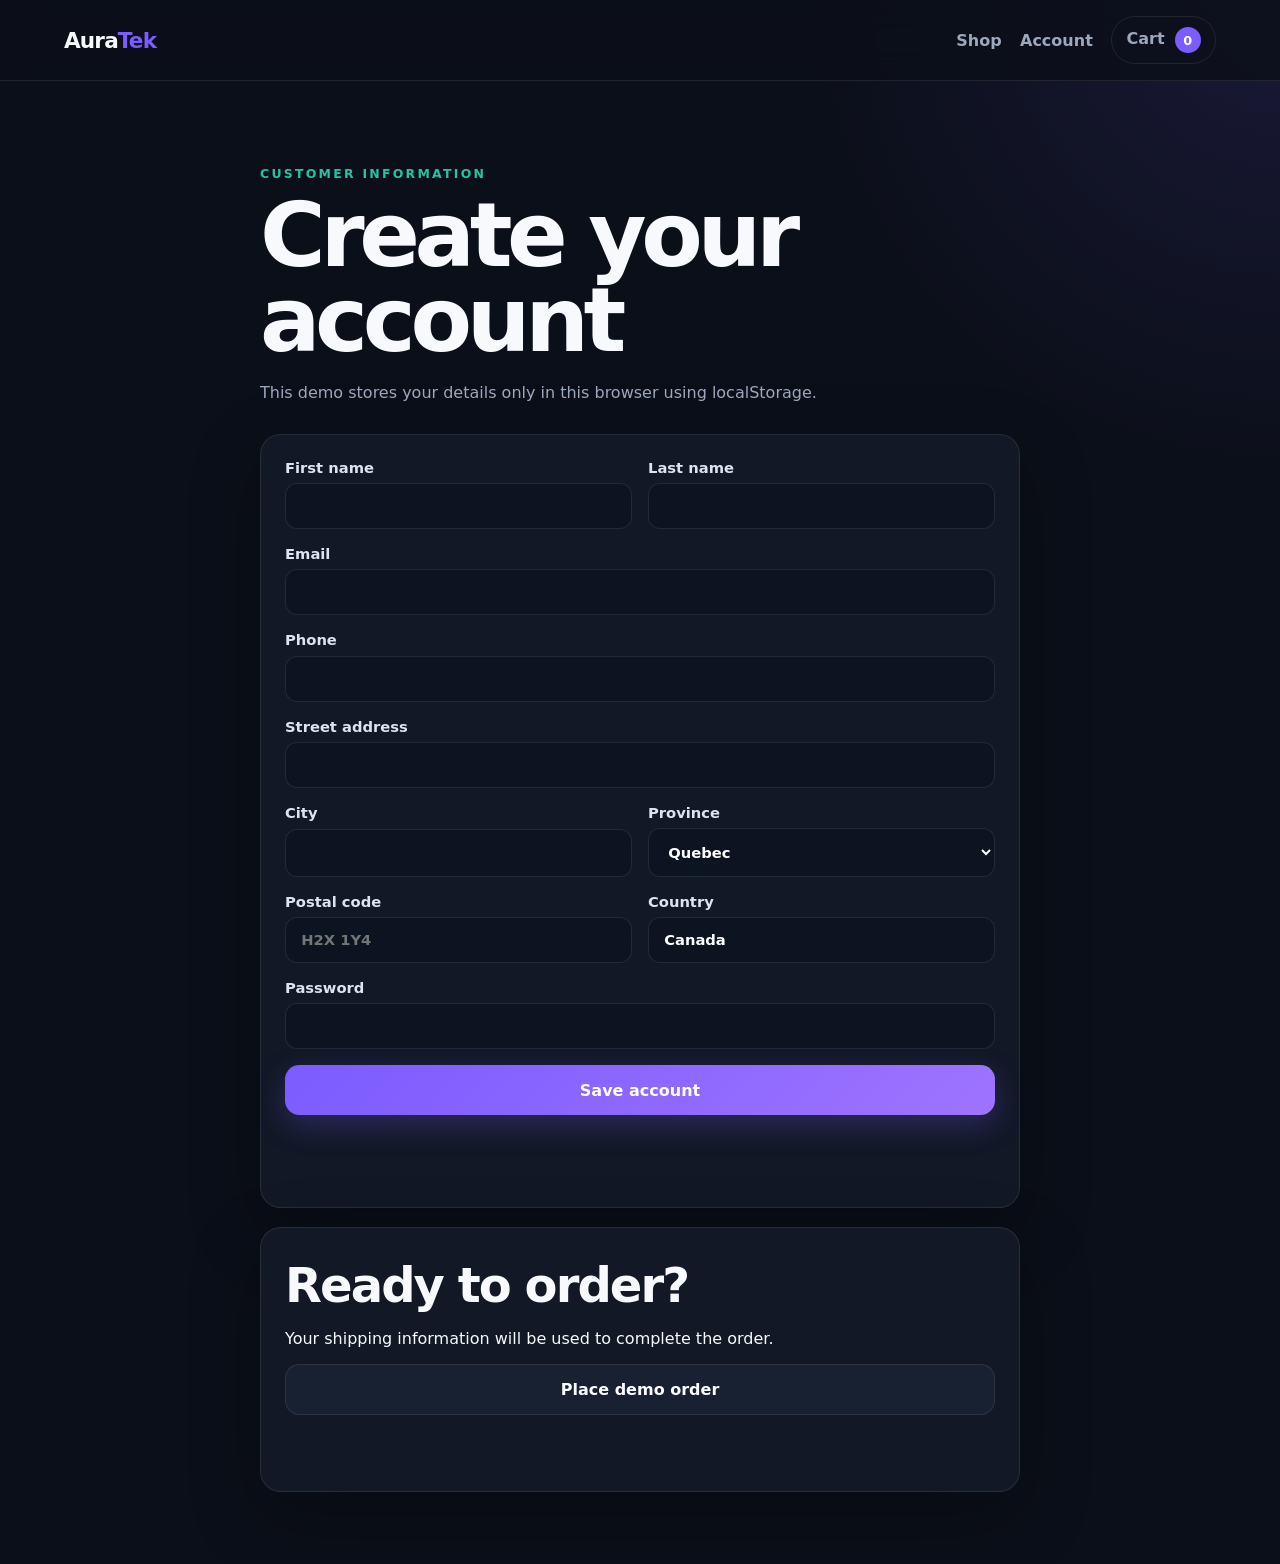
<file: account.html>
<!DOCTYPE html>
<html lang="en">
<head>
  <meta charset="UTF-8">
  <meta name="viewport" content="width=device-width, initial-scale=1.0">
  <title>Account | AuraTek</title>
  <link rel="stylesheet" href="css/style.css">
</head>
<body>
  <header class="site-header">
   <a class="logo" href="index.html">Aura<span>Tek</span></a>
    <nav>
      <a href="index.html">Shop</a>
      <a href="account.html">Account</a>
      <a class="cart-link" href="cart.html">Cart <span id="cart-count">0</span></a>
    </nav>
  </header>

  <main class="section narrow">
    <p class="eyebrow">Customer information</p>
    <h1>Create your account</h1>
    <p class="muted">This demo stores your details only in this browser using localStorage.</p>

    <form id="account-form" class="form-card">
      <div class="form-grid">
        <label>First name
          <input id="firstName" required autocomplete="given-name">
        </label>
        <label>Last name
          <input id="lastName" required autocomplete="family-name">
        </label>
      </div>

      <label>Email
        <input id="email" type="email" required autocomplete="email">
      </label>

      <label>Phone
        <input id="phone" type="tel" autocomplete="tel">
      </label>

      <label>Street address
        <input id="address" required autocomplete="street-address">
      </label>

      <div class="form-grid">
        <label>City
          <input id="city" required autocomplete="address-level2">
        </label>
        <label>Province
          <select id="province" required>
            <option value="QC">Quebec</option>
          </select>
        </label>
      </div>

      <div class="form-grid">
        <label>Postal code
          <input id="postalCode" required autocomplete="postal-code" placeholder="H2X 1Y4">
        </label>
        <label>Country
          <input id="country" value="Canada" required>
        </label>
      </div>

      <label>Password
        <input id="password" type="password" required minlength="6" autocomplete="new-password">
      </label>

      <button class="btn full" type="submit">Save account</button>
      <p id="account-message" class="success-message"></p>
    </form>

    <section class="checkout-box">
      <h2>Ready to order?</h2>
      <p>Your shipping information will be used to complete the order.</p>
      <button class="btn secondary full" id="place-order">Place demo order</button>
      <p id="order-message" class="success-message"></p>
    </section>
  </main>

  <script src="js/products.js"></script>
  <script src="js/main.js"></script>
</body>
</html>
</file>
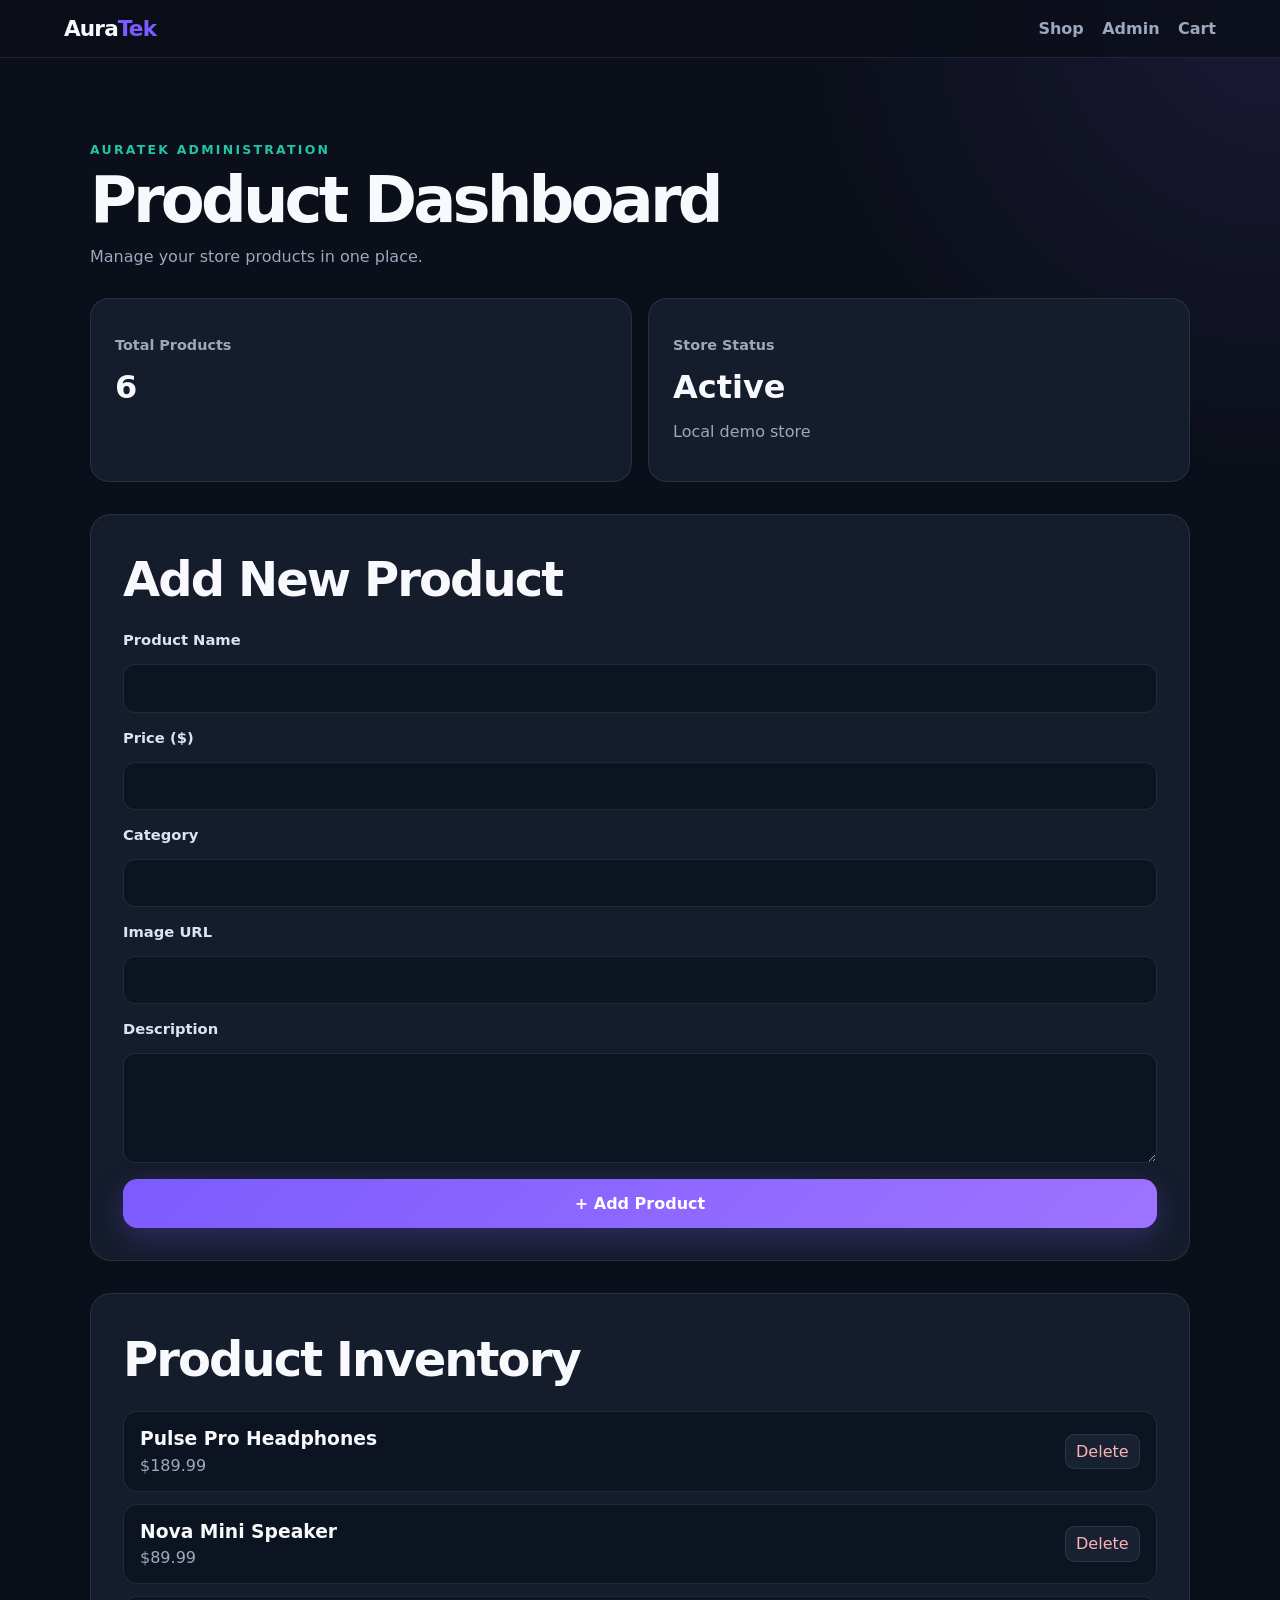
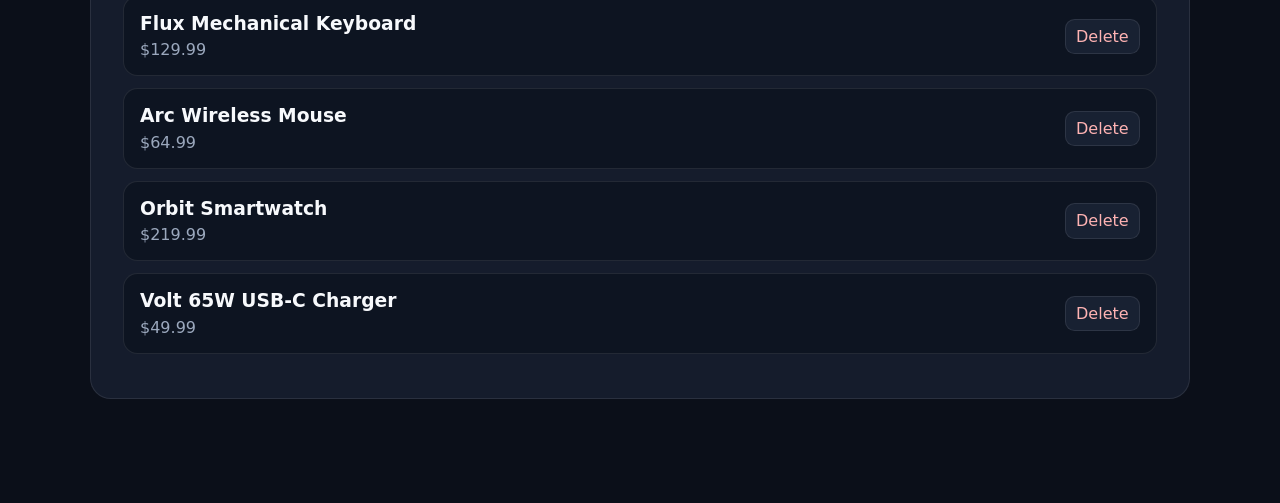
<file: admin.html>
<!DOCTYPE html>
<html lang="en">
<head>
    <meta charset="UTF-8">
    <meta name="viewport" content="width=device-width, initial-scale=1.0">

    <title>Admin Panel | AuraTek</title>
    <link rel="stylesheet" href="css/style.css">
</head>

<body>

    <header class="site-header">
        <a class="logo" href="index.html">
            Aura<span>Tek</span>
        </a>

        <nav>
            <a href="index.html">Shop</a>
            <a href="admin.html">Admin</a>
            <a href="cart.html">Cart</a>
        </nav>
    </header>

    <main class="section admin-page">

        <div class="admin-header">
            <p class="eyebrow">AuraTek Administration</p>
            <h1>Product Dashboard</h1>
            <p class="muted">
                Manage your store products in one place.
            </p>
        </div>

        <div class="admin-dashboard">
            <div class="admin-stat">
                <h3>Total Products</h3>
                <strong id="total-products">0</strong>
            </div>

            <div class="admin-stat">
                <h3>Store Status</h3>
                <strong>Active</strong>
                <p class="muted">Local demo store</p>
            </div>
        </div>

        <section class="admin-panel">
            <h2>Add New Product</h2>

            <form id="product-form" class="admin-form">

                <label for="product-name">Product Name</label>
                <input type="text" id="product-name" required>

                <label for="product-price">Price ($)</label>
                <input type="number" id="product-price"
                       min="0" step="0.01" required>

                <label for="product-category">Category</label>
                <input type="text" id="product-category" required>

                <label for="product-image">Image URL</label>
                <input type="url" id="product-image" required>

                <label for="product-description">Description</label>
                <textarea id="product-description"></textarea>

                <button type="submit" class="btn">
                    + Add Product
                </button>

            </form>
        </section>

        <section class="admin-panel">
            <h2>Product Inventory</h2>
            <div id="admin-product-list"></div>
        </section>

    </main>

    <script src="js/products.js"></script>
    <script src="js/admin.js"></script>

</body>
</html>
</file>
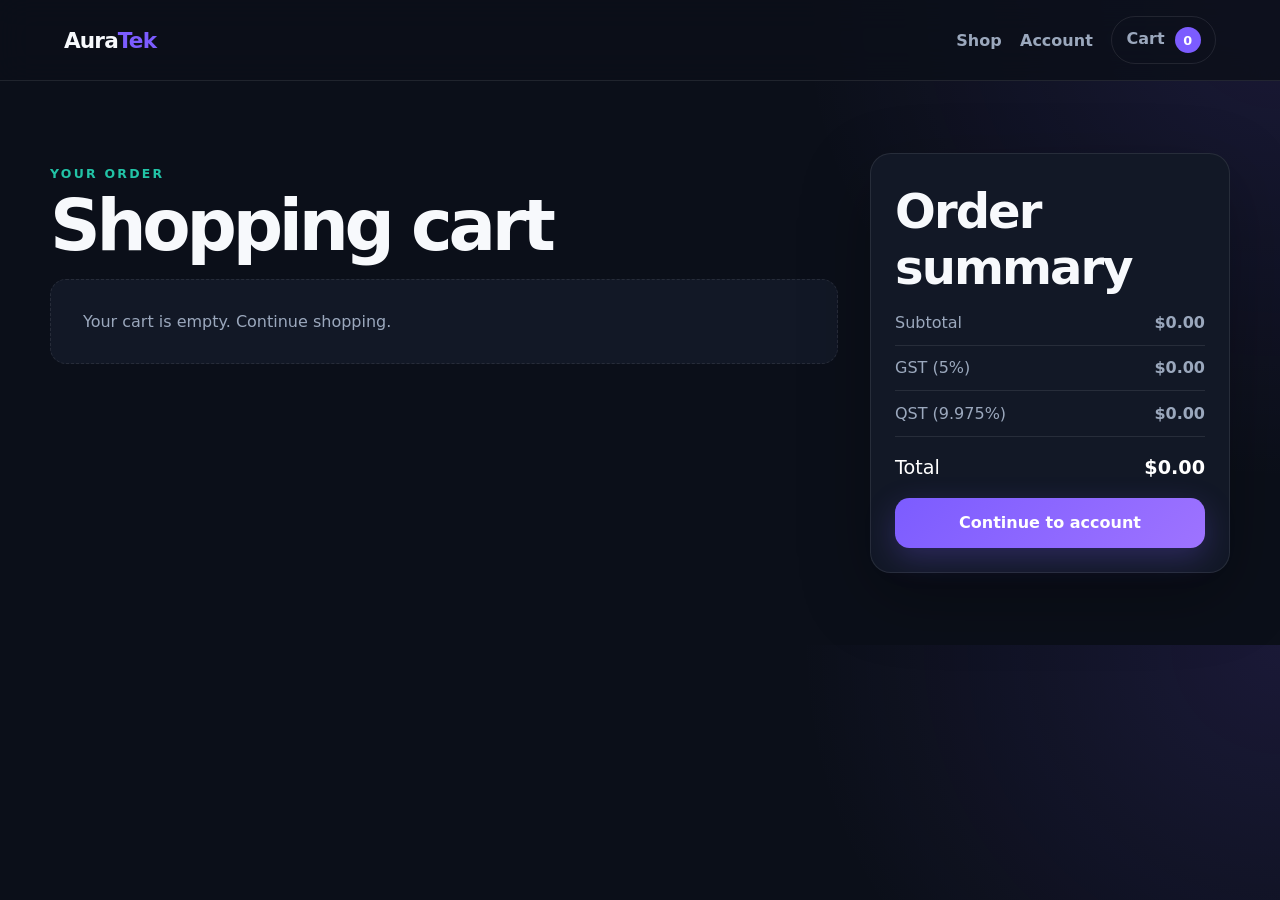
<file: cart.html>
<!DOCTYPE html>
<html lang="en">
<head>
  <meta charset="UTF-8">
  <meta name="viewport" content="width=device-width, initial-scale=1.0">
  <title>Your Cart | AuraTek</title>
  <link rel="stylesheet" href="css/style.css">
</head>
<body>
  <header class="site-header">
   <a class="logo" href="index.html">Aura<span>Tek</span></a>
    <nav>
      <a href="index.html">Shop</a>
      <a href="account.html">Account</a>
      <a class="cart-link" href="cart.html">Cart <span id="cart-count">0</span></a>
    </nav>
  </header>

  <main class="section cart-layout">
    <section>
      <p class="eyebrow">Your order</p>
      <h1>Shopping cart</h1>
      <div id="cart-items" class="cart-items"></div>
    </section>

    <aside class="summary-card">
      <h2>Order summary</h2>
      <div class="summary-line"><span>Subtotal</span><strong id="subtotal">$0.00</strong></div>
      <div class="summary-line"><span>GST (5%)</span><strong id="gst">$0.00</strong></div>
      <div class="summary-line"><span>QST (9.975%)</span><strong id="qst">$0.00</strong></div>
      <div class="summary-line total"><span>Total</span><strong id="total">$0.00</strong></div>
      <a class="btn full" href="account.html">Continue to account</a>
    </aside>
  </main>

  <script src="js/products.js"></script>
  <script src="js/main.js"></script>
</body>
</html>
</file>
<file: css/style.css>
:root{
  --bg:#0b0f19;--panel:#121826;--panel2:#182132;--text:#f7f9fc;
  --muted:#9ba8bd;--accent:#7c5cff;--accent2:#22c3a6;
  --border:rgba(255,255,255,.09);--shadow:0 24px 70px rgba(0,0,0,.28)
}

*{box-sizing:border-box}
html{scroll-behavior:smooth}
body{
  margin:0;
  font-family:Inter,ui-sans-serif,system-ui,-apple-system,BlinkMacSystemFont,"Segoe UI",sans-serif;
  background:radial-gradient(circle at top right,rgba(124,92,255,.13),transparent 30rem),var(--bg);
  color:var(--text)
}
a{color:inherit;text-decoration:none}
button,input,select{font:inherit}

.site-header{
  position:sticky;top:0;z-index:20;
  display:flex;align-items:center;justify-content:space-between;
  padding:1rem clamp(1rem,5vw,4rem);
  background:rgba(11,15,25,.82);
  backdrop-filter:blur(16px);
  border-bottom:1px solid var(--border)
}
.logo{font-size:1.35rem;font-weight:900;letter-spacing:-.04em}
.logo span{color:var(--accent)}
nav{display:flex;align-items:center;gap:1.15rem}
nav a{color:var(--muted);font-weight:700}
nav a:hover{color:var(--text)}

.cart-link{
  padding:.65rem .9rem;
  border:1px solid var(--border);
  border-radius:999px
}
#cart-count{
  display:inline-grid;place-items:center;
  min-width:1.6rem;height:1.6rem;margin-left:.3rem;
  background:var(--accent);color:#fff;border-radius:999px;font-size:.8rem
}

.hero{
  min-height:64vh;display:grid;place-items:center;
  padding:5rem 1rem;text-align:center;
  background:
    linear-gradient(rgba(11,15,25,.25),rgba(11,15,25,.95)),
    url("https://images.unsplash.com/photo-1468495244123-6c6c332eeece?auto=format&fit=crop&w=1600&q=80") center/cover
}
.hero-content{max-width:850px}
.hero h1,.section h1{
  margin:.5rem 0 1.2rem;
  font-size:clamp(2.6rem,7vw,5.7rem);
  line-height:.95;letter-spacing:-.06em
}
.hero p:not(.eyebrow){
  max-width:640px;margin:0 auto 1.7rem;
  color:#d7ddec;font-size:1.08rem
}
.eyebrow{
  color:var(--accent2);font-size:.78rem;font-weight:900;
  text-transform:uppercase;letter-spacing:.18em
}

.section{
  width:min(1180px,calc(100% - 2rem));
  margin:auto;padding:4.5rem 0
}
.narrow{width:min(760px,calc(100% - 2rem))}
.section-heading{
  display:flex;align-items:end;justify-content:space-between;
  margin-bottom:1.6rem
}
.section h2{
  margin:.3rem 0;
  font-size:clamp(1.9rem,4vw,3rem);
  letter-spacing:-.04em
}

.product-grid{
  display:grid;
  grid-template-columns:repeat(3,1fr);
  gap:1.25rem
}
.product-card,.detail-panel,.cart-item,.summary-card,.form-card,.checkout-box{
  background:var(--panel);
  border:1px solid var(--border)
}
.product-card{
  overflow:hidden;border-radius:1.35rem;
  box-shadow:var(--shadow);
  transition:.2s ease
}
.product-card:hover{
  transform:translateY(-5px);
  border-color:rgba(124,92,255,.5)
}
.product-card img,.product-detail img{
  width:100%;aspect-ratio:4/3;object-fit:cover;background:#fff
}
.product-card-body{padding:1.2rem}
.product-card h3,.cart-item h3{margin:0 0 .4rem}
.product-card p,.detail-panel p{color:var(--muted)}
.price{font-size:1.3rem;font-weight:900}

.btn{
  display:inline-flex;align-items:center;justify-content:center;
  border:0;cursor:pointer;
  padding:.95rem 1.25rem;
  background:linear-gradient(135deg,var(--accent),#9e73ff);
  color:#fff;border-radius:.9rem;font-weight:900;
  box-shadow:0 10px 30px rgba(124,92,255,.25)
}
.btn:hover{filter:brightness(1.08)}
.btn.secondary{
  background:var(--panel2);
  border:1px solid var(--border);
  box-shadow:none
}
.full{width:100%}

.product-detail{
  margin-top:1.5rem;
  display:grid;
  grid-template-columns:1.05fr .95fr;
  gap:2rem;align-items:center
}
.product-detail img{border-radius:1.4rem}
.detail-panel{padding:2rem;border-radius:1.4rem}
.detail-panel h1{
  margin-top:.4rem;
  font-size:clamp(2.2rem,5vw,4rem)
}
.detail-panel p{line-height:1.7}
.feature-list{
  padding-left:1.1rem;color:#dce4f3;line-height:1.8
}
.back-link,.muted{color:var(--muted)}

.cart-layout{
  display:grid;
  grid-template-columns:1fr 360px;
  gap:2rem;align-items:start
}
.cart-layout h1{font-size:clamp(2.5rem,6vw,4.4rem)}
.cart-items{display:grid;gap:1rem}
.cart-item{
  display:grid;
  grid-template-columns:110px 1fr auto;
  gap:1rem;align-items:center;
  padding:1rem;border-radius:1rem
}
.cart-item img{
  width:110px;height:90px;object-fit:cover;
  border-radius:.75rem;background:#fff
}
.quantity-controls{
  display:flex;gap:.45rem;align-items:center
}
.quantity-controls button,.remove-button{
  padding:.45rem .65rem;
  background:var(--panel2);color:#fff;
  border:1px solid var(--border);
  border-radius:.6rem;cursor:pointer
}
.remove-button{color:#ffb3b3}

.summary-card,.form-card,.checkout-box{
  padding:1.5rem;
  border-radius:1.3rem;
  box-shadow:var(--shadow)
}
.summary-card{position:sticky;top:90px}
.summary-line{
  display:flex;justify-content:space-between;gap:1rem;
  padding:.8rem 0;color:var(--muted);
  border-bottom:1px solid var(--border)
}
.summary-line.total{
  padding:1.2rem 0;
  color:#fff;font-size:1.2rem;border-bottom:0
}

.form-card{
  display:grid;gap:1rem;margin-top:2rem
}
.form-grid{
  display:grid;
  grid-template-columns:1fr 1fr;
  gap:1rem
}
label{
  display:grid;gap:.45rem;
  color:#dce4f3;font-size:.92rem;font-weight:700
}
input,select{
  width:100%;
  padding:.85rem .95rem;
  background:#0d1421;color:#fff;
  border:1px solid var(--border);
  border-radius:.75rem;outline:none
}
input:focus,select:focus{border-color:var(--accent)}

.success-message{
  min-height:1.25rem;
  color:var(--accent2);
  font-weight:800
}
.checkout-box{margin-top:1.2rem}
.empty-state{
  padding:2rem;
  background:var(--panel);
  border:1px dashed var(--border);
  border-radius:1rem;
  color:var(--muted)
}
footer{
  padding:2rem 1rem;
  border-top:1px solid var(--border);
  color:var(--muted);text-align:center
}

@media(max-width:850px){
  .product-grid,.product-detail,.cart-layout{grid-template-columns:1fr}
  .summary-card{position:static}
}
@media(max-width:560px){
  nav{gap:.6rem}
  nav a{font-size:.85rem}
  .form-grid{grid-template-columns:1fr}
  .cart-item{grid-template-columns:80px 1fr}
  .cart-item img{width:80px;height:75px}
  .cart-item>div:last-child{grid-column:1/-1}
}

/* ===================================
   AURATEK ADMIN DASHBOARD
=================================== */

.admin-page {
    max-width: 1100px;
}

.admin-header {
    margin-bottom: 2rem;
}

.admin-header h1 {
    font-size: clamp(2.5rem, 5vw, 4rem);
    margin: 0.5rem 0;
}

.admin-dashboard {
    display: grid;
    grid-template-columns: repeat(2, 1fr);
    gap: 1rem;
    margin-bottom: 2rem;
}

.admin-stat {
    background: #151c2c;
    border: 1px solid var(--border);
    border-radius: 1.2rem;
    padding: 1.5rem;
}

.admin-stat h3 {
    color: var(--muted);
    font-size: 0.9rem;
}

.admin-stat strong {
    display: block;
    font-size: 2rem;
    margin-top: 0.5rem;
}

.admin-panel {
    background: #151c2c;
    border: 1px solid var(--border);
    border-radius: 1.3rem;
    padding: 2rem;
    margin-bottom: 2rem;
}

.admin-panel h2 {
    margin-bottom: 1.5rem;
}

.admin-form {
    display: grid;
    gap: 1rem;
}

.admin-form textarea {
    width: 100%;
    min-height: 110px;
    padding: 0.9rem;
    background: #0d1421;
    color: white;
    border: 1px solid var(--border);
    border-radius: 0.75rem;
    font: inherit;
    resize: vertical;
}

.admin-form textarea:focus {
    outline: none;
    border-color: var(--accent);
}

.admin-product {
    display: flex;
    align-items: center;
    justify-content: space-between;
    gap: 1rem;
    padding: 1rem;
    margin-bottom: 0.75rem;
    background: #0d1421;
    border: 1px solid var(--border);
    border-radius: 0.9rem;
}

.admin-product-info {
    min-width: 0;
    flex: 1;
}

.admin-product-info h3 {
    margin: 0 0 0.4rem;
}

.admin-product-info p {
    margin: 0;
    color: var(--muted);
}

.admin-product .remove-button {
    flex-shrink: 0;
}

@media (max-width: 600px) {
    .admin-dashboard {
        grid-template-columns: 1fr;
    }

    .admin-panel {
        padding: 1.2rem;
    }
}
</file>
